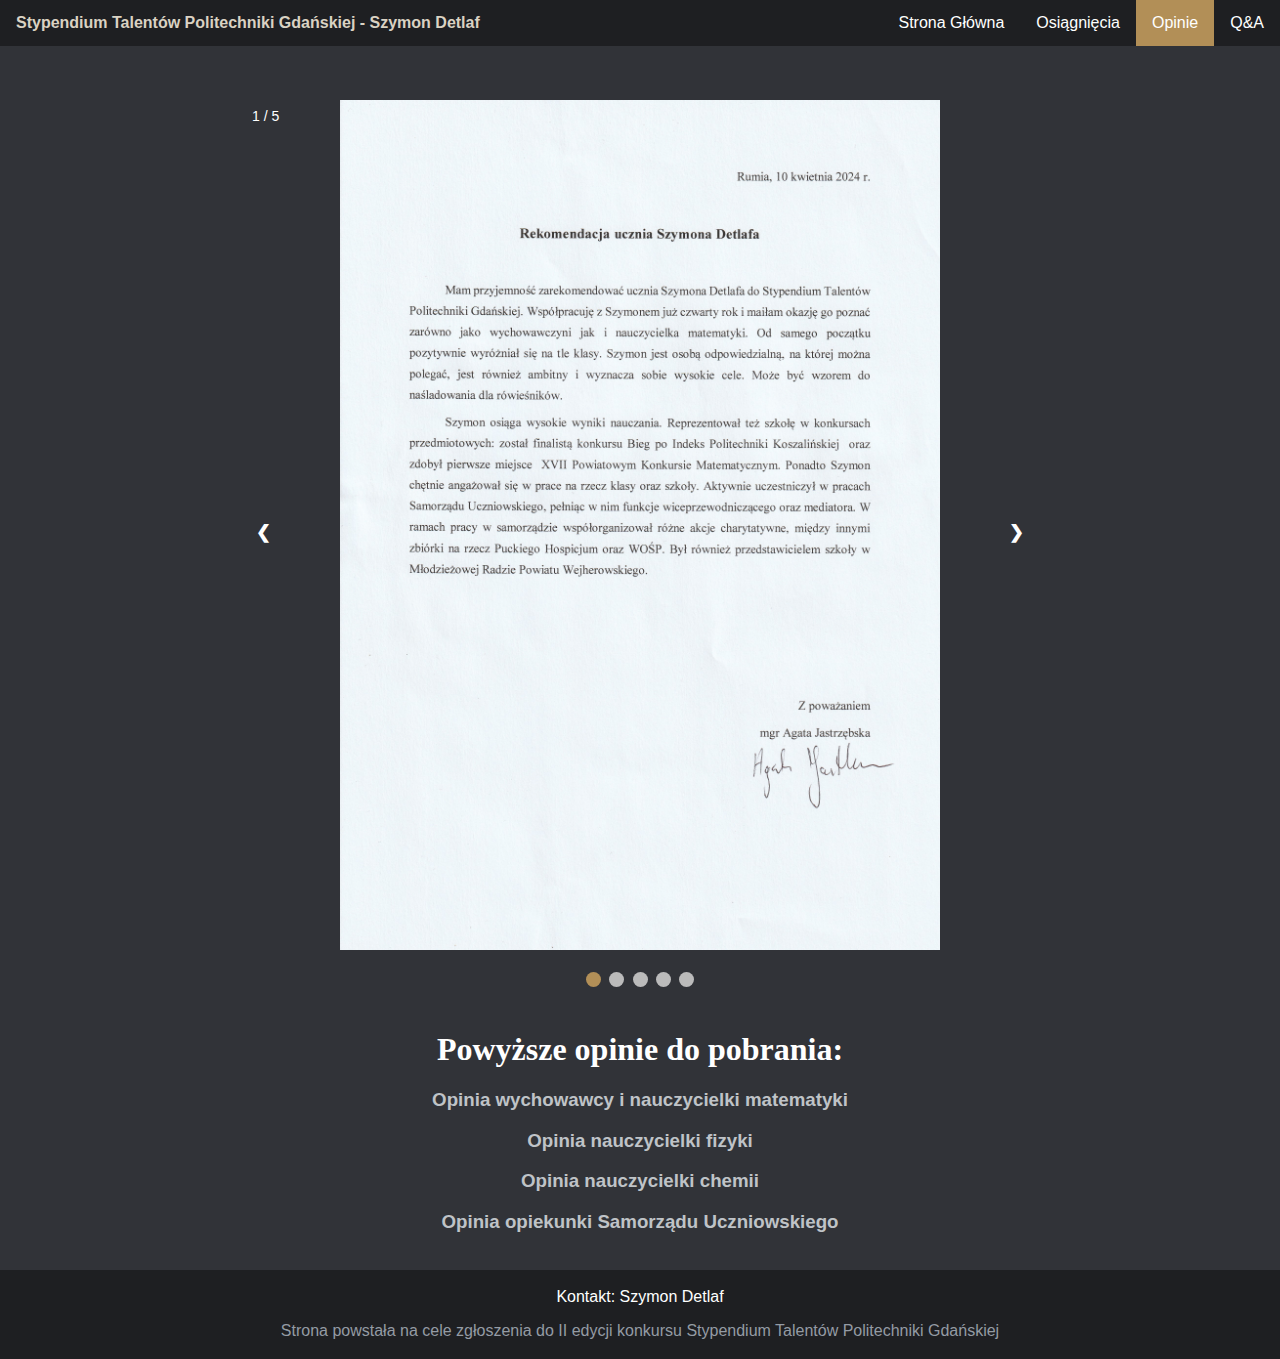
<file: opinie.html>
<!DOCTYPE html>
<html>
<head>
    <meta name="viewport" content="width=device-width, initial-scale=1.0">    
    <title>STPG - Szymon Detlaf - Opinie</title>    
    <meta name="refresh" content="50">
    <meta charset="utf-8"/>
    <link rel="stylesheet" href="main.css">
</head>

<body>
<header class="sticky">
    <nav>                        
        <ul>
        <li style="float: left"><a class="j"><b><span style="color: #dad2c3">Stypendium Talentów Politechniki Gdańskiej - Szymon Detlaf</span></b></a></li>
        <li style="float: left"><a class="d p">	<b>	<span style=" position: centered; top:5px; color: #dad2c3">Szymon Detlaf<br></span>	</b></a></li> 	
        <li><a href="q&a.html" class="klik p">Q&A</a></li>
        <li><a class="active" href="opinie.html" class="klik p" >Opinie</a></li> 
        <li><a href="osiagniecia.html" class="klik p">Osiągnięcia</a></li> 
        <li><a href="index.html" class="klik p">Strona Główna</a></li>
        </ul>
    </nav>
</header>
    
<main>
<section>
<br><br><br>

    <div class="slideshow-container">

        <div class="mySlides fade">
        <div class="numbertext">1 / 5 </div>
        <img src="opinie/opinia%20matematyka%20i%20wychowawca.jpg" style="width:75%"> 
        </div>

        <div class="mySlides fade">
        <div class="numbertext">2 / 5</div>
        <img src="opinie/opinia%20fizyka.jpg" style="width:75%">
        </div>

        <div class="mySlides fade">
        <div class="numbertext">3 / 5</div>
        <img src="opinie/opinia%20chemia.jpg" style="width:75%"> 
        </div>

        <div class="mySlides fade">
        <div class="numbertext">4 / 5</div>
        <img src="opinie/opinia%20samorzad%20uczniowski%201.jpg" style="width:75%">
        </div>

        <div class="mySlides fade">
        <div class="numbertext">5 / 5</div>
        <img src="opinie/opinia%20samorzad%20uczniowski%202.jpg" style="width:75%">
        </div>

        <a class="prev" onclick="plusSlides(-1)">&#10094;</a>
        <a class="next" onclick="plusSlides(1)">&#10095;</a>
    </div>

    <br>

    <div style="text-align:center">
      <span class="dot" onclick="currentSlide(1)"></span>
      <span class="dot" onclick="currentSlide(2)"></span>
      <span class="dot" onclick="currentSlide(3)"></span>
      <span class="dot" onclick="currentSlide(4)"></span>
      <span class="dot" onclick="currentSlide(5)"></span>
    </div>

    <br>
    
    <div>
        <h1>Powyższe opinie do pobrania:</h1>
            <a href ="opinie/opinia%20matematyka%20i%20wychowawca.pdf" target="_blank"><h3>Opinia wychowawcy i nauczycielki matematyki</h3></a>
            <a href ="opinie/opinia%20fizyka.pdf" target="_blank"><h3>Opinia nauczycielki fizyki </h3></a>
            <a href ="opinie/opinia%20chemia.pdf" target="_blank"><h3>Opinia nauczycielki chemii </h3></a>
            <a href ="opinie/opinia%20samorzad%20uczniowski.pdf" target="_blank"><h3>Opinia opiekunki Samorządu Uczniowskiego </h3></a>
    </div>
      	
	<br>		
</main>
        
<footer>
    <p>Kontakt: <a href="mailto:detlaf62@gmail.com">Szymon Detlaf<a></p>
    <p><a style="color:#949ba4;" href="https://szkoly.pg.edu.pl/stypendiumtalentow" target="_blank">Strona powstała na cele zgłoszenia do II edycji konkursu Stypendium Talentów Politechniki Gdańskiej<a></p>
</footer>
        
<script src="script.js"></script>

</body> 
</html>
</file>
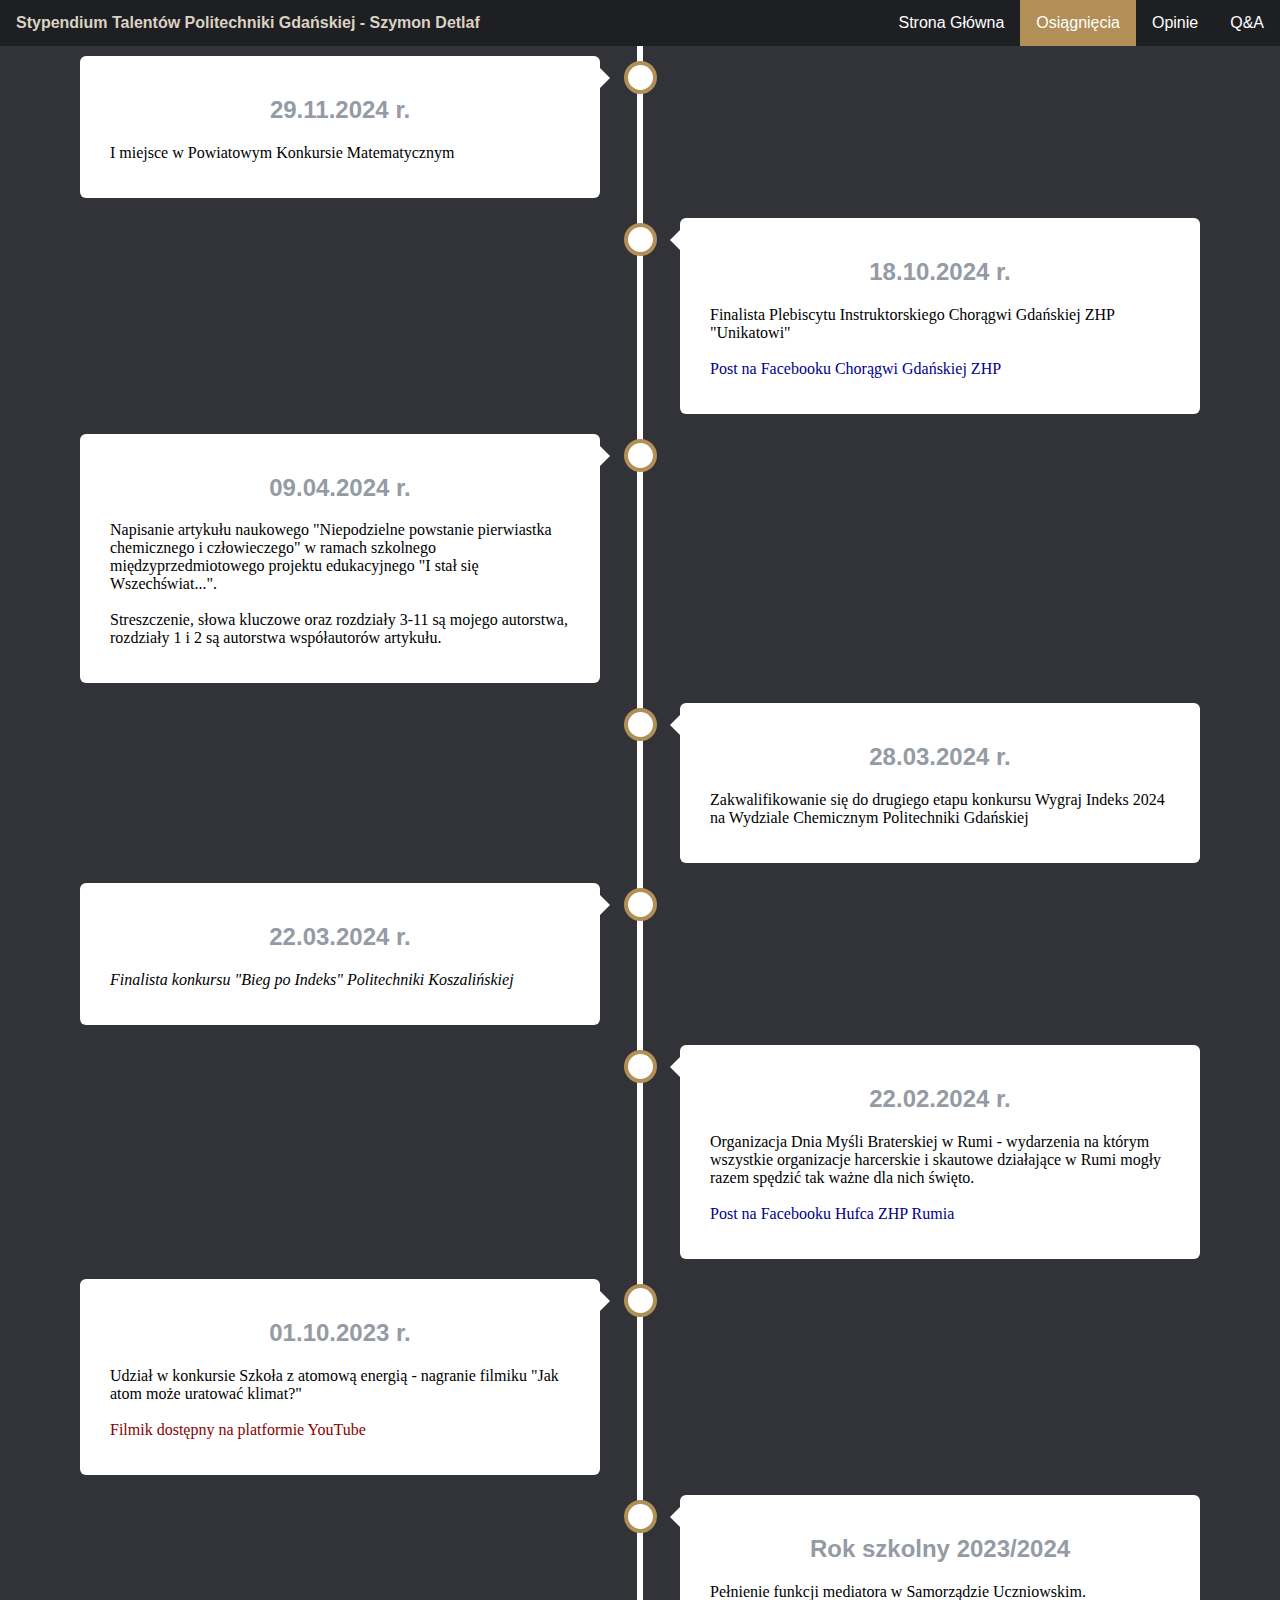
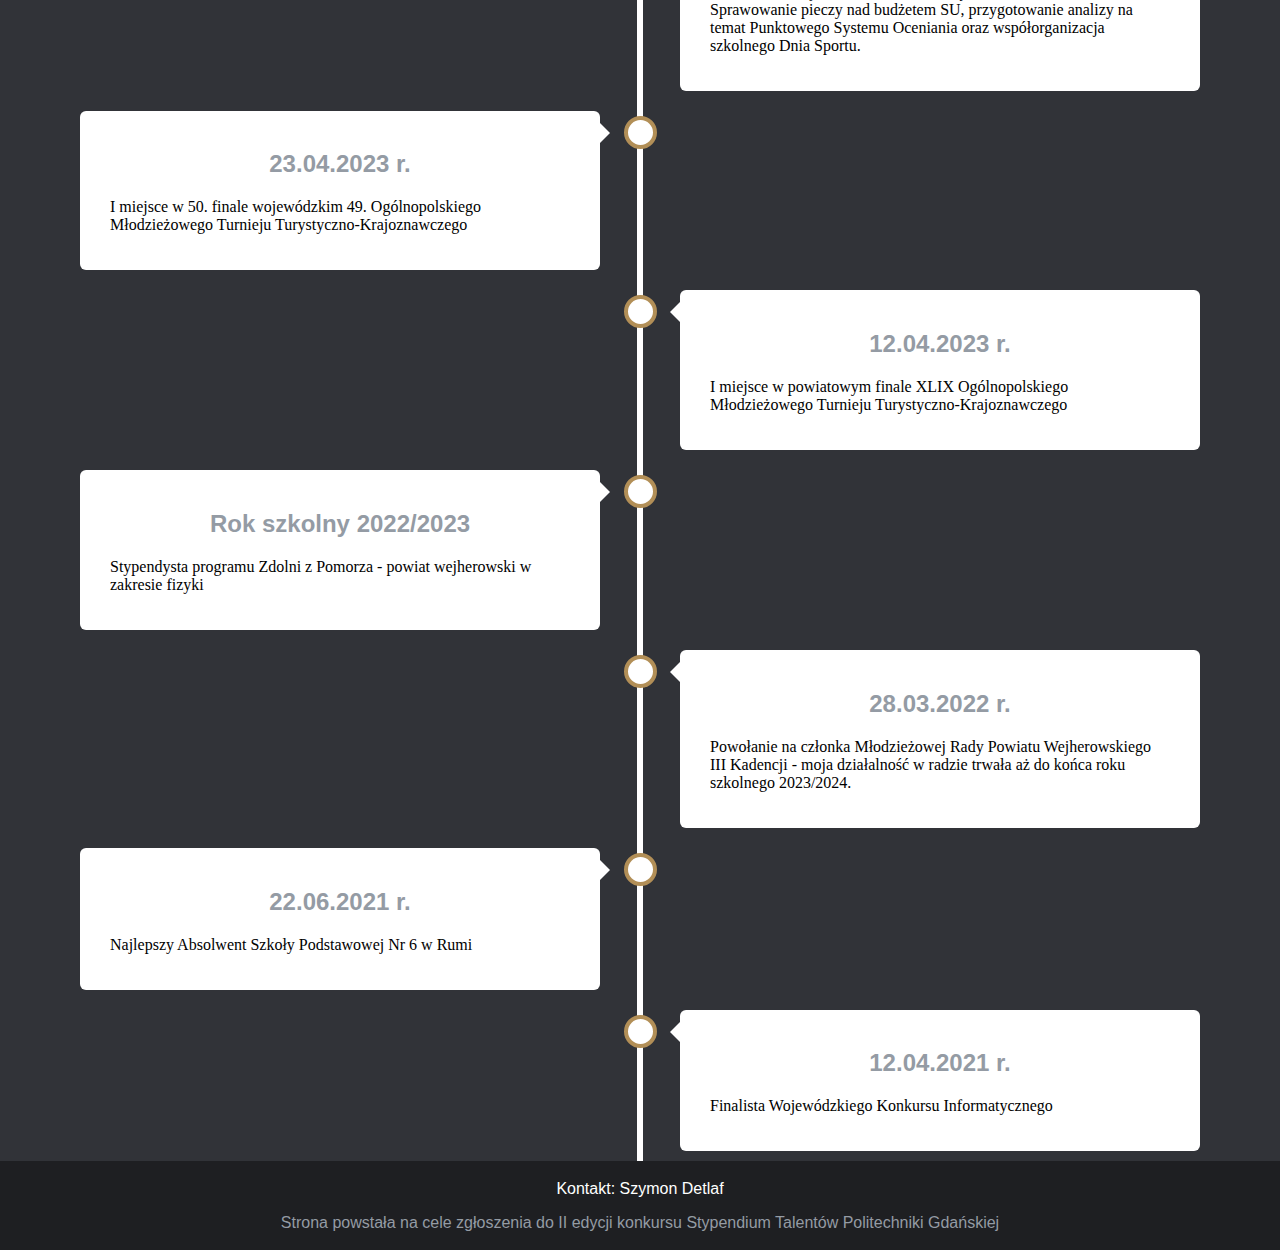
<file: osiagniecia.html>
<!DOCTYPE html>
<html>
<head>
    <meta name="viewport" content="width=device-width, initial-scale=1.0">    
    <title>STPG - Szymon Detlaf - Osiągnięcia </title>    
    <meta name="refresh" content="50">
    <meta charset="utf-8"/>
    <link rel="stylesheet" href="main.css">
</head>

<body>
<header class="sticky">
    <nav>
        <ul>
        <li style="float: left"><a class="j"><b><span style="color: #dad2c3">Stypendium Talentów Politechniki Gdańskiej - Szymon Detlaf</span></b></a></li>
        <li style="float: left"><a class="d p">	<b>	<span style=" position: centered; top:5px; color: #dad2c3">Szymon Detlaf</span></b></a></li> 	
        <li><a href="q&a.html" class="klik p">Q&A</a></li>
        <li><a href="opinie.html" class="klik p">Opinie</a></li>
        <li><a class="active" href="osiagniecia.html" class="klik p">Osiągnięcia</a></li>
        <li><a href="index.html" class="klik p">Strona Główna</a></li>
        </ul>
    </nav>
</header>
    
<main>
<section>
		
    <div class="timeline">
        <div class="kontener lewo">
            <div class="kontent">
            <h2>29.11.2024 r.</h2>
            <p><a href ="skany/pow_mat.pdf" target="_blank">
            I miejsce w Powiatowym Konkursie Matematycznym</a></p>
            </div>
        </div>

        <div class="kontener prawo">
            <div class="kontent">
            <h2>18.10.2024 r.</h2>
            <p><a href ="skany/unikatowi.pdf" target="_blank">
            Finalista Plebiscytu Instruktorskiego Chorągwi Gdańskiej ZHP "Unikatowi"<br><br></a>

            <a style="color:darkblue", href="https://www.facebook.com/photo/?fbid=1011641717671908&set=pcb.1011675567668523" target="_blank">
            Post na Facebooku Chorągwi Gdańskiej ZHP</a></p>
            </div>
            
        </div>

        <div class="kontener lewo">
            <div class="kontent">
            <h2>09.04.2024 r.</h2>
            <p><a href ="skany/artykuł.pdf" target="_blank">Napisanie artykułu naukowego "Niepodzielne powstanie pierwiastka chemicznego i człowieczego" w ramach szkolnego międzyprzedmiotowego projektu edukacyjnego "I stał się Wszechświat...". <br><br> Streszczenie, słowa kluczowe oraz rozdziały 3-11 są mojego autorstwa, rozdziały 1 i 2 są autorstwa współautorów artykułu.</a></p>
            </div>
        
        </div>
            <div class="kontener prawo">
            <div class="kontent">
            <h2>28.03.2024 r.</h2>
            <p><a href ="skany/WI24.pdf" target="_blank">Zakwalifikowanie się do drugiego etapu konkursu Wygraj Indeks 2024 na Wydziale Chemicznym Politechniki Gdańskiej</a></p>
            </div>
        </div>

        <div class="kontener lewo">
            <div class="kontent">
            <h2>22.03.2024 r.</h2>
            <p><a><i>Finalista konkursu "Bieg po Indeks" Politechniki Koszalińskiej</i></a></p>
            </div>
        </div>

        <div class="kontener prawo">
            <div class="kontent">
            <h2>22.02.2024 r.</h2>
            <p><a href ="skany/DMB.pdf" target="_blank">Organizacja Dnia Myśli Braterskiej w Rumi - wydarzenia na którym wszystkie organizacje harcerskie i skautowe działające w Rumi mogły razem spędzić tak ważne dla nich święto.<br><br></a>

            <a style="color:darkblue", href ="https://www.facebook.com/share/p/15h5FsaMED/" target="_blank">Post na Facebooku Hufca ZHP Rumia</a></p>
            </div>
        </div>
        

        <div class="kontener lewo">
            <div class="kontent">
            <h2>01.10.2023 r.</h2>
            <p><a>Udział w konkursie Szkoła z atomową energią - nagranie filmiku "Jak atom może uratować klimat?"<br><br></a>

            <a style="color:darkred", href ="https://youtu.be/YKUriZJ1tZI?si=DFwdIPwQptu441GT" target="_blank">Filmik dostępny na platformie YouTube</a></p>
            </div>
        </div>

        <div class="kontener prawo">
            <div class="kontent">
            <h2>Rok szkolny 2023/2024</h2>
            <p><a href ="opinie/opinia%20samorzad%20uczniowski.pdf" target="_blank">Pełnienie funkcji mediatora w Samorządzie Uczniowskim. Sprawowanie pieczy nad budżetem SU, przygotowanie analizy na temat Punktowego Systemu Oceniania oraz współorganizacja szkolnego Dnia Sportu.</a> </p>
            </div>
        </div>

        <div class="kontener lewo">
            <div class="kontent">
            <h2>23.04.2023 r.</h2>
            <p><a href ="skany/OMTTK_woj.pdf" target="_blank">I miejsce w 50. finale wojewódzkim 49. Ogólnopolskiego Młodzieżowego Turnieju Turystyczno-Krajoznawczego</a></p>
            </div>
        </div>

        <div class="kontener prawo">
            <div class="kontent">
            <h2>12.04.2023 r.</h2>
            <p><a href ="skany/OMTTK_pow.pdf" target="_blank">I miejsce w powiatowym finale XLIX Ogólnopolskiego Młodzieżowego Turnieju Turystyczno-Krajoznawczego</a></p>
            </div>
        </div>

        <div class="kontener lewo">
            <div class="kontent">
            <h2>Rok szkolny 2022/2023</h2>
            <p><a href ="skany/zdolni.pdf" target="_blank">Stypendysta programu Zdolni z Pomorza - powiat wejherowski w zakresie fizyki</a></p>
            </div>
        </div>

        <div class="kontener prawo">
            <div class="kontent">
            <h2>28.03.2022 r.</h2>
            <p><a href ="skany/MRPW.pdf" target="_blank">Powołanie na członka Młodzieżowej Rady Powiatu Wejherowskiego III Kadencji - moja działalność w radzie trwała aż do końca roku szkolnego 2023/2024.</a></p>
            </div>
        </div>

        <div class="kontener lewo">
            <div class="kontent">
            <h2>22.06.2021 r.</h2>
            <p><a href ="skany/absolwent.pdf" target="_blank">Najlepszy Absolwent Szkoły Podstawowej Nr 6 w Rumi</a></p>
            </div>
        </div>

        <div class="kontener prawo">
            <div class="kontent">
            <h2>12.04.2021 r.</h2>
            <p><a href ="skany/woj_inf.pdf" target="_blank">
            Finalista Wojewódzkiego Konkursu Informatycznego</a></p>
            </div>
        </div>
    
    </div>  
                
</main>
    
<footer>
    <p>Kontakt: <a href="mailto:detlaf62@gmail.com">Szymon Detlaf<a></p>
    <p><a style="color:#949ba4;" href="https://szkoly.pg.edu.pl/stypendiumtalentow" target="_blank">Strona powstała na cele zgłoszenia do II edycji konkursu Stypendium Talentów Politechniki Gdańskiej<a></p>
</footer>
        
</body>   
</html>
</file>
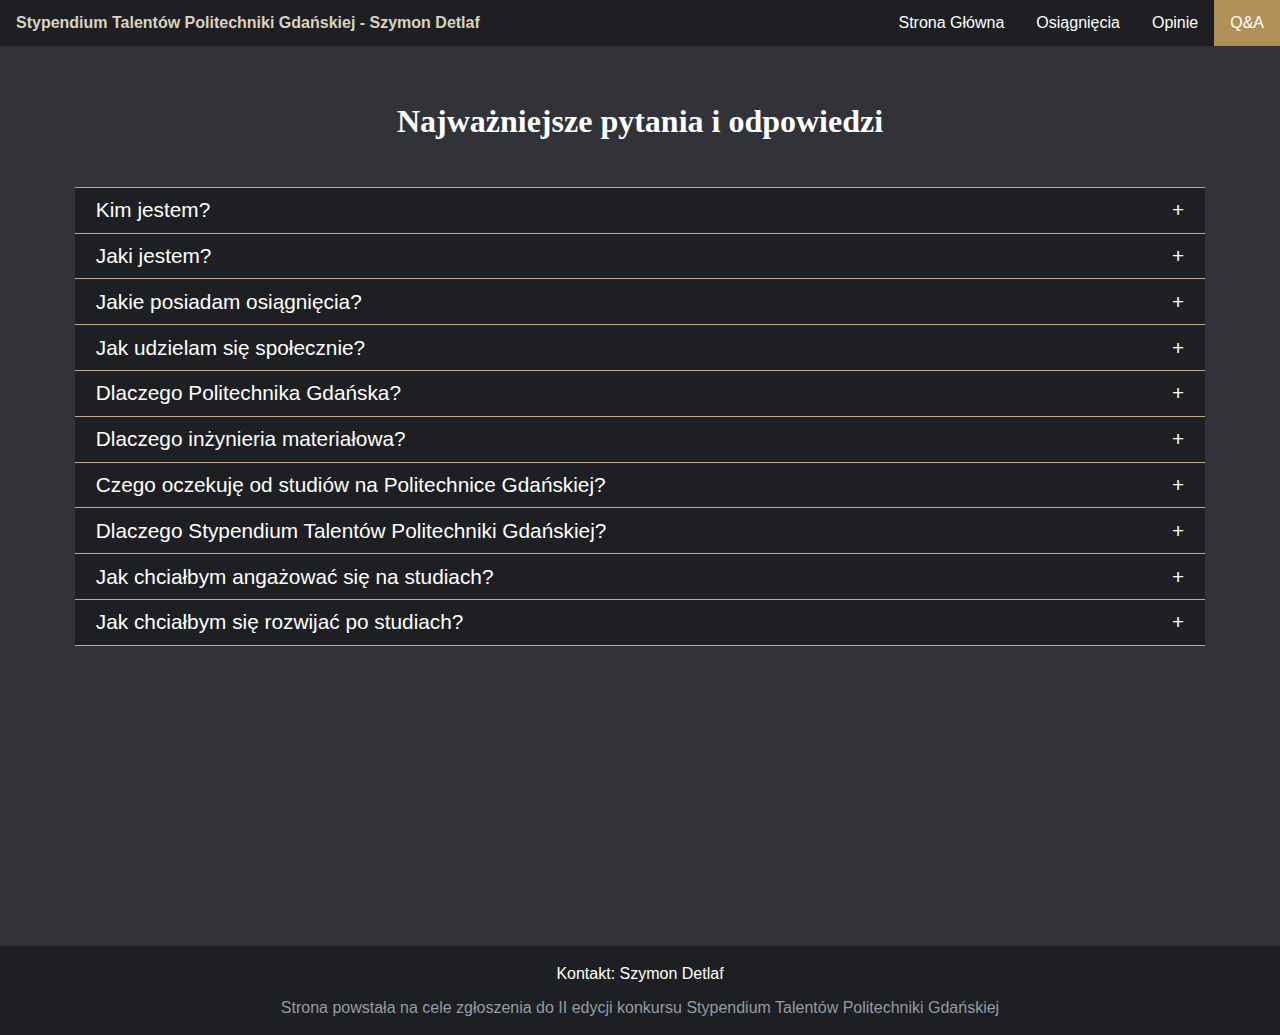
<file: q&a.html>
<!DOCTYPE html>
<html>
<head>
    <meta name="viewport" content="width=device-width, initial-scale=1.0">    
    <title>STPG - Szymon Detlaf - Listy Intencyjne</title>    
    <meta name="refresh" content="50">
    <meta charset="utf-8"/>
    <link rel="stylesheet" href="main.css">
</head>

<body>
<header class="sticky">
    <nav>
        <ul>
        <li style="float: left"><a class="j"><b><span style="color: #dad2c3">Stypendium Talentów Politechniki Gdańskiej - Szymon Detlaf</span></b></a></li>
        <li style="float: left"><a class="d p">	<b>	<span style=" position: centered; top:5px; color: #dad2c3">Szymon Detlaf </span></b></a></li> 	
        <li><a class="active" href="q&a.html" class="klik p">Q&A</a></li>
        <li><a href="opinie.html" class="klik p">Opinie</a></li>
        <li><a href="osiagniecia.html" class="klik p">Osiągnięcia</a></li>
        <li><a href="index.html" class="klik p">Strona Główna</a></li>
        </ul>            
    </nav>
</header>
    
<main><br><br>

<h1>Najważniejsze pytania i odpowiedzi</h1>
  
<div class="j">

<div class="qaa">
    
<div class="poj" >
<details>
<summary>Kim jestem?</summary>
    <div class="odp">
Nazywam się Szymon Detlaf jestem uczniem klasy maturalnej na profilu politechnicznym w I Liceum Ogólnokształcącym w Rumi.<br><br>
W ubiegłym roku szkolnym pełniłem funkcję wiceprzewodniczącego oraz mediatora w Samorządzie Uczniowskim oraz byłem członkiem Młodzieżowej Rady Powiatu Wejherowskiego.<br><br>

Jestem również instruktorem Związku Harcerstwa Polskiego – działam jako harcerski wolontariusz i wychowawca.<br><br>

Pasjonuję się nauką, szczególnie naukami ścisłymi i tą pasję chciałbym móc rozwijać w najlepszym do tego miejscu, a uważam, że inżynieria materiałowa na Politechnice Gdańskiej jest właśnie takim miejscem.<br><br>
    </div>
</details>
</div>
    
<div class="poj" >
<details>
<summary>Jaki jestem?</summary>
    <div class="odp">
Pierwsze dwa pytania mogą wydawać się banalne, ale uważam, są one również bardzo ważne. Jestem osobą zdeterminowaną, ambitną, stawiającą cele wysoko i dążącą do nich z pasją. <br><br>

Zależy mi na moim rozwoju oraz pełnym wykorzystaniu potencjału ale przy tym również staram się nie zapominać o innych, pomagać im i oraz ich wspierać, co robię jako harcerski wolontariusz, ale i szkolny kolega.<br><br>
    </div>
</details>
</div>  
    
<div class="poj" >
<details>
<summary>Jakie posiadam osiągnięcia?</summary>
    <div class="odp">
Posiadam osiągnięcia z różnych sfer, zarówno sfery naukowej, są to osiągnięcia z matematyki, fizyki i chemii, ale również z dziedziny turystyki oraz działalności społecznej.<br><br>

Przez cały okres liceum starałem się reprezentować szkołę z dumą i mogę powiedzieć z czystym sumieniem, że mi to się udało.<br><br>

Po więcej informacji na temat moich osiągnięc serdecznie zapraszam na zakładkę <a style="color: #dad2c3" href="osiagniecia.html">Osiągnięcia</a> gdzie dostępnę są moje osiągnięcia, ułożone w kolejności chronologicznej.<br><br>

    </div>
</details>
</div>    

<div class="poj" >
<details>
<summary>Jak udzielam się społecznie?</summary>
    <div class="odp">
Jestem instruktorem Związku Harcerstwa Polskiego, działam jako przyboczny w 17 Rumskiej Drużynie Harcerskiej im. Krystyny Krahelskiej. Uczę tam dzieci i młodzież poprzez zabawę oraz wykorzystuje aktywizujące formy. Dbam o holistyczny rozwój dzieci, równomiernie staram się rozwijać sferę fizyczną, intelektualną, emocjonalną oraz duchową. W swojej pracy kieruję się ideami braterstwa, patriotyzmu i służby. Zorganizowałem również Dzień Myśli Braterskiej w Rumi – wydarzenie na którym harcerze i skauci z Rumi oraz skauci z Ukrainy mogli razem się zintegrować i przeżyć najważniejsze harcerskie święto.<br><br>

Działałem również w Samorządzie Uczniowskim, pełniłem tam funkcję wiceprzewodniczącego oraz mediatora. W swojej działalności brałem udział w wielu akcjach charytatywnych, między innymi na WOŚP czy Puckie Hospicjum. Współorganizowałem również szkolny Dzień Sportu podczas którego udało się zebrać ponad 5000 zł na rehabilitacje chorego nastolatka.<br><br>

Byłem również członkiem Młodzieżowej Rady Powiatu Wejherowskiego, uczestniczyłem w posiedzeniach rady, podejmując tematy związane z młodzieżą szkolną oraz uczestnicząc w organizacji akcji charytatywnych, reprezentując przy tym moją szkołę.<br><br>

    </div>
</details>
</div>
    
<div class="poj" >
<details>
<summary>Dlaczego Politechnika Gdańska?</summary>
    <div class="odp">
Chcę studiować na Politechnice Gdańskiej ponieważ jest jedną z najlepszych uczelni w kraju oraz jest ona uczelnią badawczą, studia na tak prestiżowej uczelni, z bogatym zapleczem naukowo-technicznym na pewno pozwolą mi się bardzo rozwijać i poszerzać swoją wiedzę.<br><br>
Uważam, że Politechnika Gdańska jest najlepszym miejscem do rozwinięcia moich naukowych skrzydeł i poszerzenia oraz zdobywania wiedzy.<br><br>


    </div>
</details>
</div>
    
<div class="poj" >
<details>
<summary>Dlaczego inżynieria materiałowa?</summary>
    <div class="odp">
Chcę studiować inżynierię materiałową ponieważ uważam, że jest to kierunek przyszłości, w dzisiejszym świecie coraz bardziej zwiększa się zapotrzebowanie na interdyscyplinarne kierunki oraz przyszłych pracowników po tych właśnie kierunkach, między innymi właśnie inżynierów materiałowych.<br><br>
Inżynieria materiałowa łączy w sobie trzy najważniejsze dla mnie dziedziny, matematykę, fizykę i chemię, chciałbym móc rozwijać moje zdolności oraz poszerzać wiedzę z wszystkich tych dziedzin naraz, zatem jest to idealny kierunek dla mnie, który daje mi ogromną możliwość rozwoju.<br><br>

    </div>
</details>
</div>
    
<div class="poj" >
<details>
<summary>Czego oczekuję od studiów na Politechnice Gdańskiej?</summary>
    <div class="odp">
Chciałbym, aby studia na Politechnice Gdańskiej rozwinęły mój aparat matematyczny, zdolność logicznego myślenia, rozumowania i analizy sytuacji. Chciałbym również zdobyć nową wiedzę na temat fizyki i chemii, dziedziny te są dla mnie bardzo ważne i zależy mi na zdobyciu wiedzy z obu tych dziedzin a nie tylko jednej. Chcę dowiedzieć się jak powstają materiały, ale też jak mogę je badać i rozwijać oraz jak mogę wykorzystać zdobytą wiedzę w świecie nauki lub przemysłu.<br><br>

    </div>
</details>
</div>
       
<div class="poj" >
<details>
<summary>Dlaczego Stypendium Talentów Politechniki Gdańskiej?</summary>
    <div class="odp">
Staram się o uzyskanie Stypendium Talentów Politechniki Gdańskiej, ponieważ jest to dla mnie niepowtarzalna okazja, abym mógł się rozwijać i poszerzać swoją wiedzę. Uważam, że jestem osobą pełną potencjału, a pomoc opiekuna naukowego, który by go dostrzegł oraz pomógł wydobyć okazałaby się nieoceniona. <br><br>
Miejsce w akademiku i wypłacane przez cały okres studiów stypendium zapewniłoby mi pewność w kwestii finansów, którymi nie musiałbym się nimi martwić oraz zaoszczędziło sporo czasu na dojazdach, a czas zaosczędzony w ten sposób czas mógłbym poświęcić na naukę i wydobywanie mojego potencjału.<br><br>

    </div>
</details>
</div>
    
<div class="poj" >
<details>
<summary>Jak chciałbym angażować się na studiach?</summary>
    <div class="odp">
Chciałbym brać czynny udział w kołach naukowych i angażować się w projekty badawcze oraz być nie tylko studentem, z którym chodzi się na zajęcia, ale kolegą, który zawsze postara się pomóc.<br><br>
    </div>
</details>
</div>
    
<div class="poj">
<details style="border-bottom: 1px solid #c0ac8b">
<summary>Jak chciałbym się rozwijać po studiach?</summary>
    <div class="odp">
Chciałbym kontynuować naukę na studiach magisterskich, a później doktorskich, chciałbym móc przyczyniać się do rozwoju obecnego świata za pomocą wytwarzania i modyfikacji, ale przede wszystkim badania innowacjach materiałów. <br><br>
Studiach magisterskie chciiałbym podjąć w zakresie inżynierii materiałowej, nanotechnologii lub energetyki jądowej, czy fizyki technicznej lub chemii.<br><br>

    </div>
</details>
</div>   
            
</div> 
    
</div>    



<div class="d p">

<div class="qaa2">
    
<div class="poj" >
<details>
<summary>Kim jestem?</summary>
    <div class="odp">
Nazywam się Szymon Detlaf jestem uczniem klasy maturalnej na profilu politechnicznym w I Liceum Ogólnokształcącym w Rumi.<br><br>
W ubiegłym roku szkolnym pełniłem funkcję wiceprzewodniczącego oraz mediatora w Samorządzie Uczniowskim oraz byłem członkiem Młodzieżowej Rady Powiatu Wejherowskiego.<br><br>

Jestem również instruktorem Związku Harcerstwa Polskiego – działam jako harcerski wolontariusz i wychowawca.<br><br>

Pasjonuję się nauką, szczególnie naukami ścisłymi i tą pasję chciałbym móc rozwijać w najlepszym do tego miejscu, a uważam, że inżynieria materiałowa na Politechnice Gdańskiej jest właśnie takim miejscem.<br><br>
    </div>
</details>
</div>
    
<div class="poj" >
<details>
<summary>Jaki jestem?</summary>
    <div class="odp">
Pierwsze dwa pytania mogą wydawać się banalne, ale uważam, są one również bardzo ważne. Jestem osobą zdeterminowaną, ambitną, stawiającą cele wysoko i dążącą do nich z pasją. <br><br>

Zależy mi na moim rozwoju oraz pełnym wykorzystaniu potencjału ale przy tym również staram się nie zapominać o innych, pomagać im i oraz ich wspierać, co robię jako harcerski wolontariusz, ale i szkolny kolega.<br><br>
    </div>
</details>
</div>  
    
<div class="poj" >
<details>
<summary>Jakie posiadam osiągnięcia?</summary>
    <div class="odp">
Posiadam osiągnięcia z różnych sfer, zarówno sfery naukowej, są to osiągnięcia z matematyki, fizyki i chemii, ale również z dziedziny turystyki oraz działalności społecznej.<br><br>

Przez cały okres liceum starałem się reprezentować szkołę z dumą i mogę powiedzieć z czystym sumieniem, że mi to się udało.<br><br>

Po więcej informacji na temat moich osiągnięc serdecznie zapraszam na zakładkę <a style="color: #dad2c3" href="osiagniecia.html">Osiągnięcia</a> gdzie dostępnę są moje osiągnięcia, ułożone w kolejności chronologicznej.<br><br>

    </div>
</details>
</div>    

<div class="poj" >
<details>
<summary>Jak udzielam się społecznie?</summary>
    <div class="odp">
Jestem instruktorem Związku Harcerstwa Polskiego, działam jako przyboczny w 17 Rumskiej Drużynie Harcerskiej im. Krystyny Krahelskiej. Uczę tam dzieci i młodzież poprzez zabawę oraz wykorzystuje aktywizujące formy. Dbam o holistyczny rozwój dzieci, równomiernie staram się rozwijać sferę fizyczną, intelektualną, emocjonalną oraz duchową. W swojej pracy kieruję się ideami braterstwa, patriotyzmu i służby. Zorganizowałem również Dzień Myśli Braterskiej w Rumi – wydarzenie na którym harcerze i skauci z Rumi oraz skauci z Ukrainy mogli razem się zintegrować i przeżyć najważniejsze harcerskie święto.<br><br>

Działałem również w Samorządzie Uczniowskim, pełniłem tam funkcję wiceprzewodniczącego oraz mediatora. W swojej działalności brałem udział w wielu akcjach charytatywnych, między innymi na WOŚP czy Puckie Hospicjum. Współorganizowałem również szkolny Dzień Sportu podczas którego udało się zebrać ponad 5000 zł na rehabilitacje chorego nastolatka.<br><br>

Byłem również członkiem Młodzieżowej Rady Powiatu Wejherowskiego, uczestniczyłem w posiedzeniach rady, podejmując tematy związane z młodzieżą szkolną oraz uczestnicząc w organizacji akcji charytatywnych, reprezentując przy tym moją szkołę.<br><br>

    </div>
</details>
</div>
    
<div class="poj" >
<details>
<summary>Dlaczego Politechnika Gdańska?</summary>
    <div class="odp">
Chcę studiować na Politechnice Gdańskiej ponieważ jest jedną z najlepszych uczelni w kraju oraz jest ona uczelnią badawczą, studia na tak prestiżowej uczelni, z bogatym zapleczem naukowo-technicznym na pewno pozwolą mi się bardzo rozwijać i poszerzać swoją wiedzę.<br><br>
Uważam, że Politechnika Gdańska jest najlepszym miejscem do rozwinięcia moich naukowych skrzydeł i poszerzenia oraz zdobywania wiedzy.<br><br>


    </div>
</details>
</div>
    
<div class="poj" >
<details>
<summary>Dlaczego inżynieria materiałowa?</summary>
    <div class="odp">
Chcę studiować inżynierię materiałową ponieważ uważam, że jest to kierunek przyszłości, w dzisiejszym świecie coraz bardziej zwiększa się zapotrzebowanie na interdyscyplinarne kierunki oraz przyszłych pracowników po tych właśnie kierunkach, między innymi właśnie inżynierów materiałowych.<br><br>
Inżynieria materiałowa łączy w sobie trzy najważniejsze dla mnie dziedziny, matematykę, fizykę i chemię, chciałbym móc rozwijać moje zdolności oraz poszerzać wiedzę z wszystkich tych dziedzin naraz, zatem jest to idealny kierunek dla mnie, który daje mi ogromną możliwość rozwoju.<br><br>

    </div>
</details>
</div>
    
<div class="poj" >
<details>
<summary>Czego oczekuję od studiów na Politechnice Gdańskiej?</summary>
    <div class="odp">
Chciałbym, aby studia na Politechnice Gdańskiej rozwinęły mój aparat matematyczny, zdolność logicznego myślenia, rozumowania i analizy sytuacji. Chciałbym również zdobyć nową wiedzę na temat fizyki i chemii, dziedziny te są dla mnie bardzo ważne i zależy mi na zdobyciu wiedzy z obu tych dziedzin a nie tylko jednej. Chcę dowiedzieć się jak powstają materiały, ale też jak mogę je badać i rozwijać oraz jak mogę wykorzystać zdobytą wiedzę w świecie nauki lub przemysłu.<br><br>

    </div>
</details>
</div>
       
<div class="poj" >
<details>
<summary>Dlaczego Stypendium Talentów Politechniki Gdańskiej?</summary>
    <div class="odp">
Staram się o uzyskanie Stypendium Talentów Politechniki Gdańskiej, ponieważ jest to dla mnie niepowtarzalna okazja, abym mógł się rozwijać i poszerzać swoją wiedzę. Uważam, że jestem osobą pełną potencjału, a pomoc opiekuna naukowego, który by go dostrzegł oraz pomógł wydobyć okazałaby się nieoceniona. <br><br>
Miejsce w akademiku i wypłacane przez cały okres studiów stypendium zapewniłoby mi pewność w kwestii finansów, którymi nie musiałbym się nimi martwić oraz zaoszczędziło sporo czasu na dojazdach, a czas zaosczędzony w ten sposób czas mógłbym poświęcić na naukę i wydobywanie mojego potencjału.<br><br>

    </div>
</details>
</div>
    
<div class="poj" >
<details>
<summary>Jak chciałbym angażować się na studiach?</summary>
    <div class="odp">
Chciałbym brać czynny udział w kołach naukowych i angażować się w projekty badawcze oraz być nie tylko studentem, z którym chodzi się na zajęcia, ale kolegą, który zawsze postara się pomóc.<br><br>
    </div>
</details>
</div>
    
<div class="poj">
<details style="border-bottom: 1px solid #c0ac8b">
<summary>Jak chciałbym się rozwijać po studiach?</summary>
    <div class="odp">
Chciałbym kontynuować naukę na studiach magisterskich, a później doktorskich, chciałbym móc przyczyniać się do rozwoju obecnego świata za pomocą wytwarzania i modyfikacji, ale przede wszystkim badania innowacjach materiałów. <br><br>
Studiach magisterskie chciiałbym podjąć w zakresie inżynierii materiałowej, nanotechnologii lub energetyki jądowej, czy fizyki technicznej lub chemii.<br><br>

    </div>
</details>
</div>   
            
</div> 
</div>  
    
   
 
    
    
    
    
    
 
    
</main>
    
<footer>
    <p>Kontakt: <a href="mailto:detlaf62@gmail.com">Szymon Detlaf<a></p>
    <p><a style="color:#949ba4;" href="https://szkoly.pg.edu.pl/stypendiumtalentow" target="_blank">Strona powstała na cele zgłoszenia do II edycji konkursu Stypendium Talentów Politechniki Gdańskiej<a></p>
</footer>
        
</body>   
</html>
</file>
<file: main.css>
html{
    font-family: "Helvetica Neue", Helvetica, Arial, sans-serif;
}

body {
	margin: 0;
	background-color: #313338;    
}

footer {
    text-align: center;
    padding: 2.5px;
    background-color: #1e1f22;
    color: white;
    position: static;
    bottom: 0px;
    width: 100%;  
}

header {
    color:white;
    background-color: #333;
}

main{
    min-height: 100vh;
}

h3{
    color: #bfc3c7;
    text-align: center;
}

h1 {
	color:white;
	text-align: center;
    font-family:Century Gothic;
}

h2 {
	color:white;
	text-align: center;
}
ul{
    list-style-type: none;
    margin: 0;
    padding: 0;
    overflow: hidden;
    background-color: #1e1f22;
    text-align: center;
} 

li {
    float: right;
    text-align: center;
}

li a {
    display: block;
    color: white;
    text-align: center;
    padding: 14px 16px;
    text-decoration: none;
}

a{
    text-decoration:none;  
    color: white;
}



/* Strona Główna */

.j {
    text-align: center;
 
}


.b{
	text-align: center;
}


@media screen and (min-width: 581px) {
	.d {display: none;}
	
	.gif{
	
  display: block;
  margin-left: auto;
  margin-right: auto;
  width: 30%;
}
	.gif2{
	
  display: block;
  margin-left: auto;
  margin-right: auto;
  width: 25%;
}

	.img1, .img2 {display: none;}


}	
	

@media screen and (max-width: 580px) {
	.j {display: none;
	}
	.p {font-size: 14px;
	}
	
	a.klik{font-size:14px;}
	a.active{font-size:14px;}
	
	a.d.p, a.klik.p , a.active{padding: 14px 6px;}
	
	h1.d{margin:10px 0px 0px 0px;}	
	
	sup{right: 50%;}
	
    .gif{

    display: block;
    margin-left: auto;
    margin-right: auto;
    width: 50%;
    }
	

    .gif2{

    display: block;
    margin-left: auto;
    margin-right: auto;
    width: 50%;
    }


}

.sticky{
    position: sticky;
    top: 0;
    z-index: 1000;   
}

.wstep{
    width: 85%;
    margin-left: auto;
    margin-right: auto;
    text-align: center;
    font-size: 1.5vw;
    color: #bfc3c7;
}

.wstep2{
    width: 90%;
    margin-left: auto;
    margin-right: auto;
    text-align: center;
    color: #bfc3c7;
    font-size: 3.5vw;
}


/* Osiągnięcia */

.kontent a{
    font-family:Century Gothic;
    color: black;
}

.kontent h2{
    color:#949ba4;
}

.klik:hover {
    background-color: #c0ac8b; 
}


.active {
    background-color: #b28f57;
}



/* Opinie */

* {box-sizing:border-box}

.slideshow-container {
    max-width: 800px;
    position: relative;
    margin: auto;
}

.mySlides {
    display: none;
}

.prev, .next {
    cursor: pointer;
    position: absolute;
    top: 50%;
    width: auto;
    margin-top: -22px;
    padding: 16px;
    color: white;
    font-weight: bold;
    font-size: 18px;
    transition: 0.6s ease;
    border-radius: 0 3px 3px 0;
    user-select: none;
}

.next {
    right: 0;
    border-radius: 3px 0 0 3px;
}

.prev:hover, .next:hover {
    background-color: rgba(0,0,0,0.8);
}

.text {
    color: white;
    font-size: 14px;
    padding: 8px 12px;
    position: absolute;
    bottom: 8px;
    width: 100%;
    text-align: center;
}

.numbertext {
    color: white;
    font-size: 14px;
    padding: 8px 12px;
    position: absolute;
    top: 0;
}

.dot {
    cursor: pointer;
    height: 15px;
    width: 15px;
    margin: 0 2px;
    background-color: #bbb;
    border-radius: 50%;
    display: inline-block;
    transition: background-color 0.6s ease;
}

.active, .dot:hover {
    background-color: #b28f57;
}

.fade {
	
  animation-name: fade;
  animation-duration: 1.5s;
}

@keyframes fade {
  from {opacity: .4}
  to {opacity: 1}
}

div.mySlides.fade{
	text-align: center;
	
}

.timeline {
    position: relative;
    max-width: 1200px;
    margin: 0 auto;
}

.timeline::after {
    content: '';
    position: absolute;
    width: 6px;
    background-color: white;
    top: 0;
    bottom: 0;
    left: 50%;
    margin-left: -3px;
}

.kontener {
    padding: 10px 40px;
    position: relative;
    background-color: inherit;
    width: 50%;
}

.kontener::after {
    content: '';
    position: absolute;
    width: 25px;
    height: 25px;
    right: -17px;
    background-color: white;
    border: 4px solid #b28f57;
    top: 15px;
    border-radius: 50%;
    z-index: 1;
}

.lewo {
    left: 0;
}

.prawo {
    left: 50%;
}

.lewo::before {
    content: " ";
    height: 0;
    position: absolute;
    top: 22px;
    width: 0;
    z-index: 1;
    right: 30px;
    border: medium solid white;
    border-width: 10px 0 10px 10px;
    border-color: transparent transparent transparent white;
}

.prawo::before {
    content: " ";
    height: 0;
    position: absolute;
    top: 22px;
    width: 0;
    z-index: 1;
    left: 30px;
    border: medium solid white;
    border-width: 10px 10px 10px 0;
    border-color: transparent white transparent transparent;
}

.prawo::after {
    left: -16px;
}

.kontent {
    padding: 20px 30px;
    background-color: white;
    position: relative;
    border-radius: 6px;
}

@media screen and (max-width: 600px) {

    .timeline::after {
    left: 31px;
  }


    .kontener {
    width: 100%;
    padding-left: 70px;
    padding-right: 25px;
  }


    .kontener::before {
    left: 60px;
    border: medium solid white;
    border-width: 10px 10px 10px 0;
    border-color: transparent white transparent transparent;
  }


    .lewo::after, .prawo::after {
    left: 15px;
  }


    .prawo {
    left: 0%;
  }
}



/* Q&A */

div.qaa {
    padding: 25px 75px 25px; 
    
}

.poj h1{
    color: #fff ;
    text-align: center;
}

details{
    background-color: #1e1f22;
    color: #fff;
    font-size: 1.3rem;
}

summary {
    padding: .5em 1.3rem;
    list-style: none;
    display: flex;
    justify-content: space-between;  
    transition: height 1s ease;
    border-top: 1px solid #c0ac8b;
    
    
}

summary::-webkit-details-marker {
    display: none;
}

summary:after{
    content: "\002B";
}

details[open] summary {
    border-bottom: 1px solid #c0ac8b;
    margin-bottom: .5em;
    }

details[open] summary:after{
    content: "\00D7";
}

details[open] div{
    padding: .5em 1em;
}

.odp{
    color :#dee2e6; 
    font-size: 1.1rem;
}

.qaa2{
    width: 85%;
    margin-left: auto;
    margin-right: auto;
}
</file>
